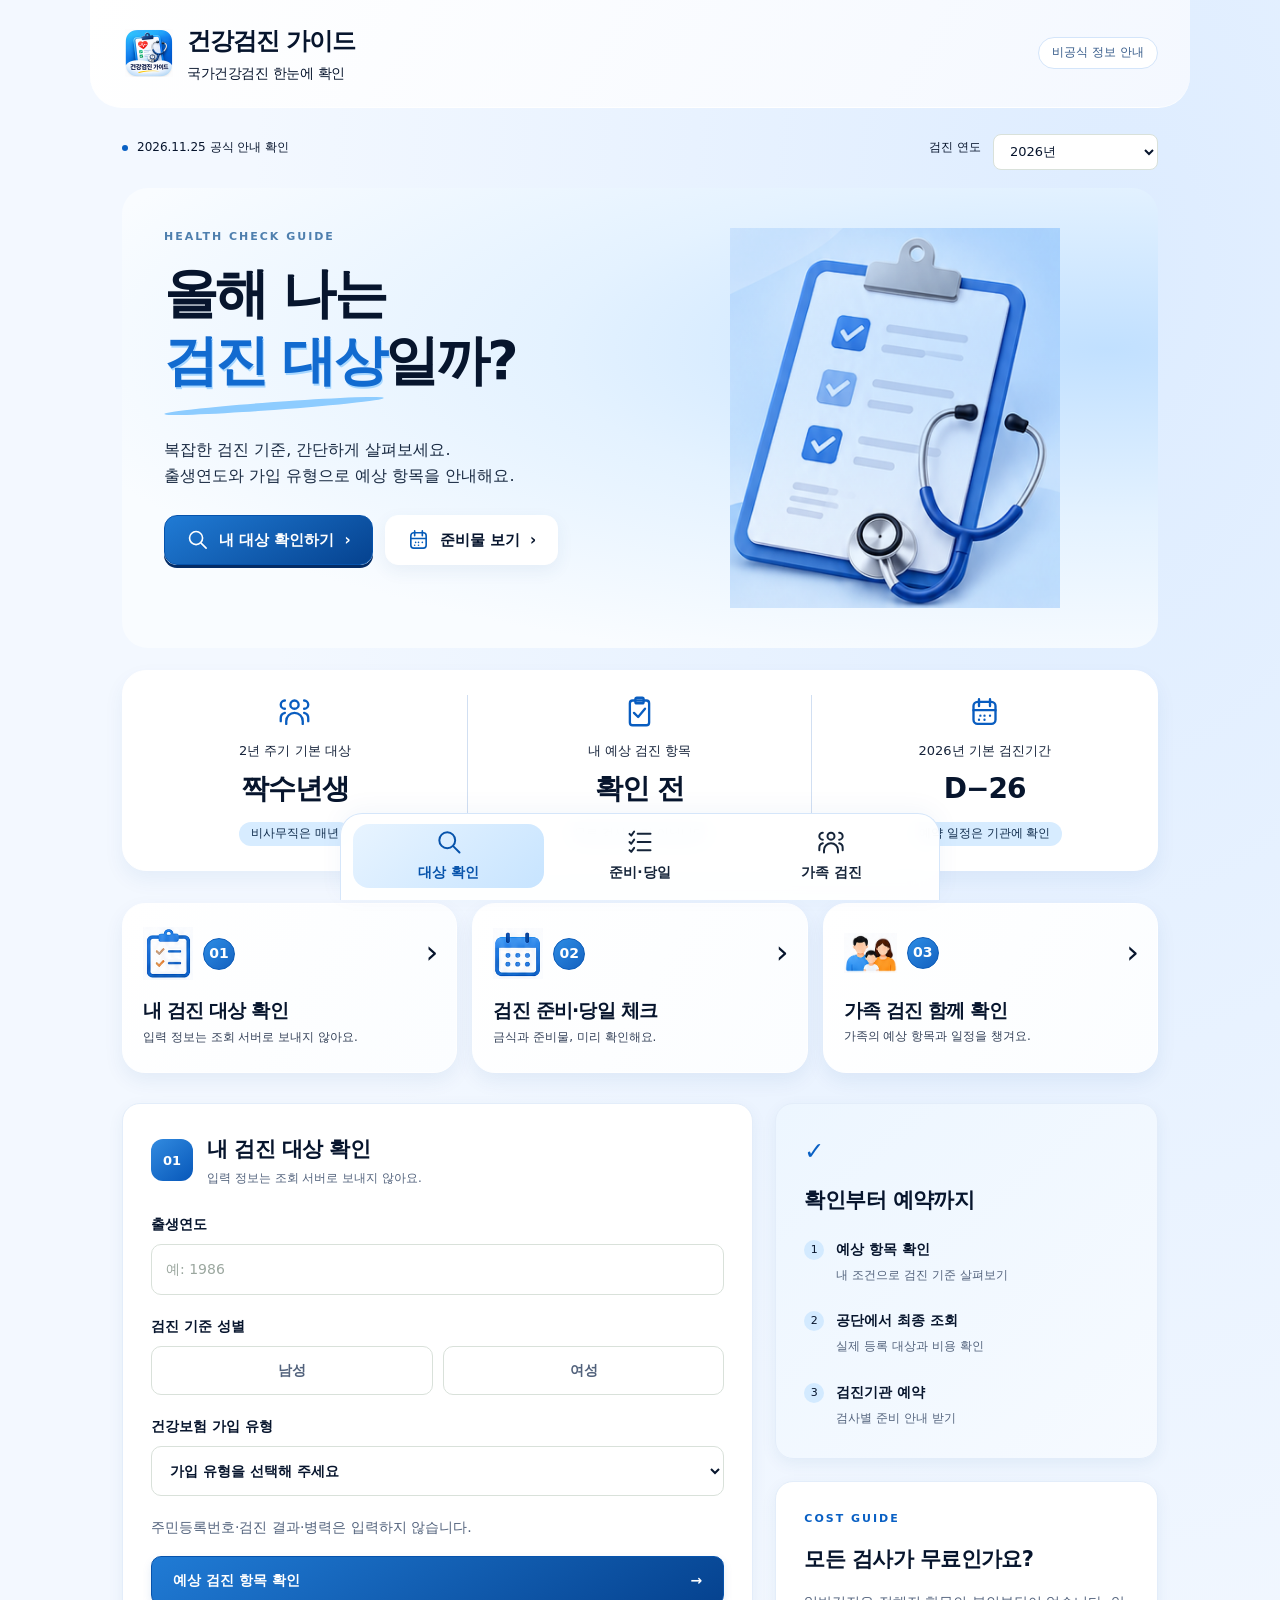
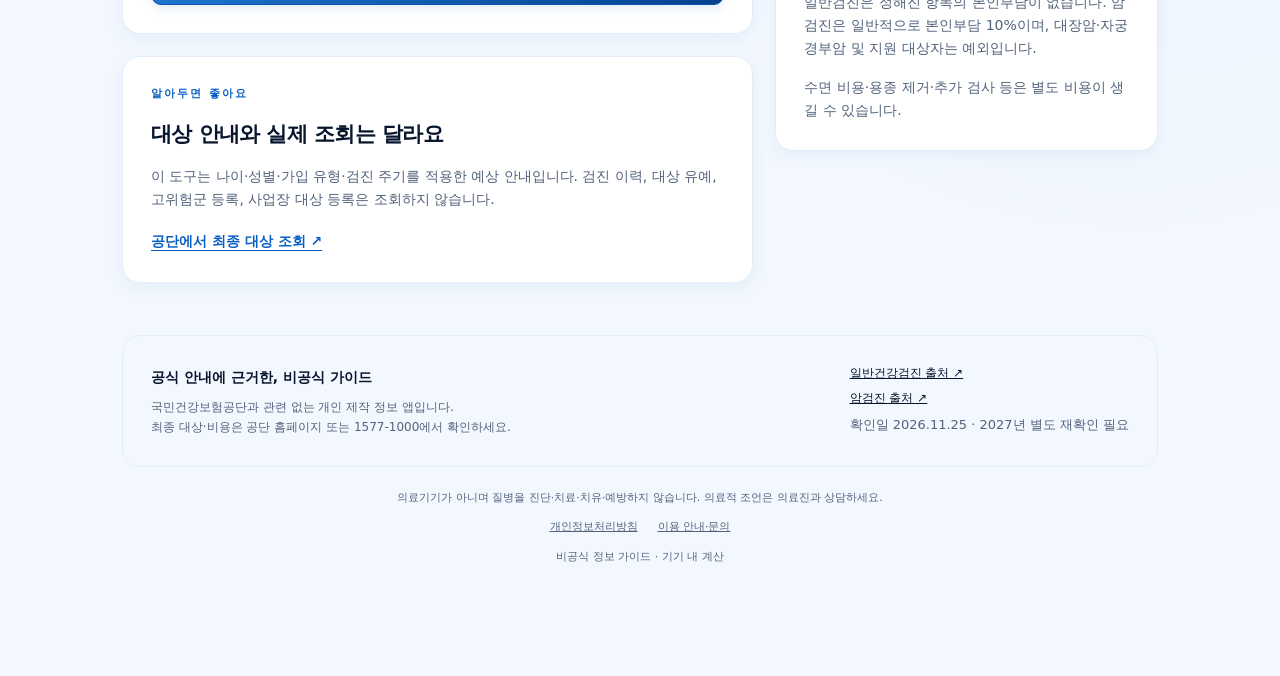
<file: index.html>
<!doctype html><html lang="ko"><head>
<meta http-equiv="Content-Security-Policy" content="default-src 'self'; script-src 'self'; style-src 'self' 'unsafe-inline'; img-src 'self' data:; connect-src 'self'; object-src 'none'; base-uri 'self'; form-action 'none'"><meta charset="utf-8"><meta name="viewport" content="width=device-width, initial-scale=1, viewport-fit=cover"><title>건강검진 대상 확인 | 국가검진 안내</title><meta name="description" content="출생연도와 가입 유형으로 국가건강검진 예상 대상을 확인하고 준비물과 가족 검진 일정을 관리하세요. 공단과 무관한 비공식 안내입니다."><meta property="og:title" content="건강검진 대상 확인"><meta property="og:description" content="나와 가족의 검진, 놓치지 않도록."><meta property="og:image" content="/social.svg"><meta name="theme-color" content="#1264c4"><link rel="icon" href="/assets/favicon-32.png" type="image/png" sizes="32x32"><link rel="icon" href="/assets/app-icon-192.png" type="image/png" sizes="192x192"><link rel="apple-touch-icon" href="/assets/apple-touch-icon.png"><link rel="manifest" href="/manifest.webmanifest"><link rel="stylesheet" href="/style.css"><script type="module" src="/app.js"></script><script type="module" src="/native-ads.js"></script></head><body><a class="skip" href="#main">본문 바로가기</a><header class="top"><a class="brand" href="#check"><img class="brand-mark" src="/assets/app-icon-192.png" alt=""><span>건강검진 가이드<small>국가건강검진 한눈에 확인</small></span></a><span class="private-label">비공식 정보 안내</span></header><main id="main"><div id="load-error" role="alert" hidden>기준 정보를 불러오지 못했습니다. 연결을 확인한 뒤 새로고침해 주세요.</div><div class="yearbar"><span class="dot"></span><span>2026.11.25 공식 안내 확인</span><label>검진 연도 <select id="year" aria-label="검진 연도"><option value="2026">2026년</option><option value="2027">2027년 미리보기</option></select></label></div><div id="preview-note" class="notice amber" hidden>2027년 미리보기 · 2026년 확인 규칙을 적용한 예상입니다. 2027년 확정 안내가 아닙니다.</div><section id="check" class="panel"><div class="hero"><div><span class="eyebrow">HEALTH CHECK GUIDE</span><h1>올해 나는<br><em>검진 대상</em>일까?</h1><p>복잡한 검진 기준, 간단하게 살펴보세요.<br>출생연도와 가입 유형으로 예상 항목을 안내해요.</p><div class="actions"><a class="primary" href="#check-form"><svg viewBox="0 0 24 24" fill="none" stroke="currentColor" stroke-width="1.7" stroke-linecap="round" stroke-linejoin="round" aria-hidden="true"><circle cx="10.5" cy="10.5" r="6.8"/><path d="m16 16 5 5"/></svg>내 대상 확인하기 <span>›</span></a><button class="secondary" data-tab="prepare"><svg viewBox="0 0 24 24" fill="none" stroke="currentColor" stroke-width="1.7" stroke-linecap="round" stroke-linejoin="round" aria-hidden="true"><rect x="4" y="5" width="16" height="16" rx="3"/><path d="M8 3v5m8-5v5M4 11h16m-11 4h.01M12 15h.01M16 15h.01M8 18h.01M12 18h.01"/></svg>준비물 보기 <span>›</span></button></div></div><div class="hero-art" aria-hidden="true"><img src="/assets/checkup-illustration.png" alt="" width="360" height="415"></div></div><div class="stats"><article><svg viewBox="0 0 24 24" fill="none" stroke="currentColor" stroke-width="1.7" stroke-linecap="round" stroke-linejoin="round" aria-hidden="true"><circle cx="12" cy="7" r="3"/><path d="M6 21v-2a6 6 0 0 1 12 0v2M5 4a3 3 0 0 0 0 6m14-6a3 3 0 0 1 0 6M2 19v-2a4 4 0 0 1 3-4m17 6v-2a4 4 0 0 0-3-4"/></svg><span>2년 주기 기본 대상</span><strong id="parity">짝수년생</strong><small>비사무직은 매년</small></article><article><svg viewBox="0 0 24 24" fill="none" stroke="currentColor" stroke-width="1.7" stroke-linecap="round" stroke-linejoin="round" aria-hidden="true"><rect x="5" y="4" width="14" height="18" rx="2"/><rect x="9" y="2" width="6" height="4" rx="1"/><path d="m8 13 3 3 5-6"/></svg><span>내 예상 검진 항목</span><strong id="count">확인 전</strong><small>무료 검사 수가 아닙니다</small></article><article><svg viewBox="0 0 24 24" fill="none" stroke="currentColor" stroke-width="1.7" stroke-linecap="round" stroke-linejoin="round" aria-hidden="true"><rect x="4" y="5" width="16" height="16" rx="3"/><path d="M8 3v5m8-5v5M4 11h16m-11 4h.01M12 15h.01M16 15h.01M8 18h.01M12 18h.01"/></svg><span id="deadline-label">올해 기본 검진기간</span><strong id="deadline">12월 31일</strong><small id="deadline-small">예약 일정은 기관에 확인</small></article></div><div class="quick-actions" aria-label="검진 기능 바로가기"><a class="quick-card" href="#check-form"><img src="/assets/card-check.png" alt=""><span class="quick-number">01</span><span><b>내 검진 대상 확인</b><small>입력 정보는 조회 서버로 보내지 않아요.</small></span><i aria-hidden="true">›</i></a><button class="quick-card" data-tab="prepare"><img src="/assets/card-calendar.png" alt=""><span class="quick-number">02</span><span><b>검진 준비·당일 체크</b><small>금식과 준비물, 미리 확인해요.</small></span><i aria-hidden="true">›</i></button><button class="quick-card" data-tab="family"><img src="/assets/card-family.png" alt=""><span class="quick-number">03</span><span><b>가족 검진 함께 확인</b><small>가족의 예상 항목과 일정을 챙겨요.</small></span><i aria-hidden="true">›</i></button></div><div class="content-grid"><div><section class="card form-card"><div class="section-title"><span class="step">01</span><div><h2>내 검진 대상 확인</h2><p>입력 정보는 조회 서버로 보내지 않아요.</p></div></div><form id="check-form"><label>출생연도<input id="birth" name="birth" type="number" inputmode="numeric" min="1900" max="2027" placeholder="예: 1986" required></label><fieldset><legend>검진 기준 성별</legend><div class="segmented"><label><input type="radio" name="sex" value="male" required><span>남성</span></label><label><input type="radio" name="sex" value="female" required><span>여성</span></label></div></fieldset><label>건강보험 가입 유형<select name="type" required><option value="">가입 유형을 선택해 주세요</option><option value="office">직장가입자 · 사무직</option><option value="worker">직장가입자 · 비사무직</option><option value="head">지역가입자 · 세대주</option><option value="member">지역가입자 · 세대원</option><option value="dependent">직장가입자 · 피부양자</option><option value="medical">의료급여 수급권자</option></select></label><p class="hint">주민등록번호·검진 결과·병력은 입력하지 않습니다.</p><button class="primary wide" type="submit">예상 검진 항목 확인 <span>→</span></button></form><div id="result" aria-live="polite"></div></section><section class="card"><span class="eyebrow">알아두면 좋아요</span><h2>대상 안내와 실제 조회는 달라요</h2><p>이 도구는 나이·성별·가입 유형·검진 주기를 적용한 예상 안내입니다. 검진 이력, 대상 유예, 고위험군 등록, 사업장 대상 등록은 조회하지 않습니다.</p><a class="text-link" id="target-link" target="_blank" rel="noopener noreferrer">공단에서 최종 대상 조회 ↗</a></section></div><aside><section class="card tinted"><div class="mini-icon">✓</div><h2>확인부터 예약까지</h2><ol class="steps"><li><b>예상 항목 확인</b><span>내 조건으로 검진 기준 살펴보기</span></li><li><b>공단에서 최종 조회</b><span>실제 등록 대상과 비용 확인</span></li><li><b>검진기관 예약</b><span>검사별 준비 안내 받기</span></li></ol></section><section class="card"><span class="eyebrow">COST GUIDE</span><h2>모든 검사가 무료인가요?</h2><p>일반검진은 정해진 항목의 본인부담이 없습니다. 암검진은 일반적으로 본인부담 10%이며, 대장암·자궁경부암 및 지원 대상자는 예외입니다.</p><p class="hint">수면 비용·용종 제거·추가 검사 등은 별도 비용이 생길 수 있습니다.</p></section></aside></div></section><section id="prepare" class="panel" hidden><div class="page-heading"><span class="eyebrow">BEFORE YOUR CHECKUP</span><h1>검진 전, 하나씩<br><em>차근차근 준비해요.</em></h1><p>검사 종류와 복용약에 따라 준비가 달라집니다. 예약한 검진기관 안내를 우선하세요.</p><div class="actions"><button class="primary" data-tab="check">대상 확인</button><a class="secondary" href="#checklist">준비물 체크</a></div></div><div class="stats"><article><span>오후 일반검진 공복</span><strong>최소 8시간</strong><small>기관별 개별 안내 우선</small></article><article><span>꼭 챙길 것</span><strong>신분증</strong><small>검진표·문진표도 확인</small></article><article><span>결과 통보 안내</span><strong>15일 이내</strong><small>검진기관에서 통보</small></article></div><div class="content-grid"><div><section class="card"><h2>01. 금식과 복용약 확인</h2><p>공단은 일반검진 전날 저녁 9시 이후 금식, 당일 물·커피·음식·흡연 등을 삼가도록 안내합니다. 오후 검진은 최소 8시간 이상 공복 안내가 있습니다.</p><div class="notice">약을 임의로 끊지 마세요. 당뇨약·혈압약·항응고제와 물 섭취 여부는 의료진에게 미리 확인하세요. 장정결제 복용 안내는 일반 금식 안내와 다를 수 있습니다.</div></section><section class="card" id="checklist"><h2>02. 잊지 않도록, 준비물 체크</h2><p class="hint">체크한 내용은 이 기기에 저장됩니다.</p><div id="check-items"></div></section><section class="card"><h2>03. 대장내시경 준비 메모</h2><p>국가 대장암 검진은 분변잠혈검사가 먼저입니다. 아래는 내시경이 예정된 경우의 준비 확인 목록이며, 식단·장정결제 처방 일정이 아닙니다.</p><div class="timeline"><div><b>D−3</b><p>기관에서 받은 식단·복용약 안내를 확인해요.</p></div><div><b>D−1</b><p>장정결제 종류와 처방된 복용 시간, 수분 섭취 방법을 확인해요.</p></div><div><b>당일</b><p>기관의 금식·복용 지침을 따르고, 수면 검사라면 귀가 방법을 확인해요.</p></div></div><p class="hint">검사 시각·약제에 따라 일정이 달라 획일적인 복용 시각을 제공하지 않습니다.</p></section></div><aside><section class="card tinted"><h2>결과는 어디서 보나요?</h2><p>검진기관은 검진 완료 후 15일 이내 우편 또는 이메일로 결과를 통보합니다. 공단 홈페이지에서도 반영된 검진 결과를 확인할 수 있습니다.</p><a class="text-link" id="institution-link" target="_blank" rel="noopener noreferrer">공단 검진기관 찾기 ↗</a></section><section class="card"><h2>자주 묻는 질문</h2><details><summary>지난해 검진을 놓쳤어요.</summary><p>공단에 당해 검진 대상 추가 등록을 문의할 수 있습니다. 비용과 등록 가능 여부는 공단에서 확인하세요.</p></details><details><summary>대장내시경은 바로 무료인가요?</summary><p>분변잠혈검사 없이 바로 받은 내시경은 국가검진 비용 지원과 다릅니다. 수면 검사와 용종 제거 등은 추가 비용이 생길 수 있습니다.</p></details><details><summary>2027년 기준은 확정인가요?</summary><p>아닙니다. 현재는 2026년 확인 규칙을 적용한 미리보기입니다. 새 공식 안내 확인 후 갱신해야 합니다.</p></details></section></aside></div></section><section id="family" class="panel" hidden><div class="page-heading"><span class="eyebrow">CARE TOGETHER</span><h1>나만큼 소중한<br><em>가족의 검진도 함께.</em></h1><p>별칭으로 가볍게 기록하고, 검진 예정일을 챙겨요.</p></div><div class="notice">가족 정보는 이 브라우저·앱의 기기 저장소에만 저장됩니다. 가족에게 알리고 동의를 받은 후 별칭을 사용해 주세요. 공용 기기 사용은 피하세요.</div><div class="content-grid"><section class="card"><h2>가족 추가</h2><form id="family-form"><label>별칭<input name="nickname" maxlength="20" placeholder="예: 부모님, 나" required></label><label>출생연도<input name="birth" type="number" min="1900" max="2027" inputmode="numeric" placeholder="예: 1960" required></label><label>검진 기준 성별<select name="sex" required><option value="">선택해 주세요</option><option value="male">남성</option><option value="female">여성</option></select></label><label>가입 유형<select name="type" required><option value="">선택해 주세요</option><option value="office">직장 · 사무직</option><option value="worker">직장 · 비사무직</option><option value="head">지역 · 세대주</option><option value="member">지역 · 세대원</option><option value="dependent">직장 · 피부양자</option><option value="medical">의료급여</option></select></label><label>검진 예정일 (선택)<input name="date" type="date"></label><label class="check-row"><input type="checkbox" name="consent" required> 가족의 동의를 받아 기기에 저장합니다.</label><button class="primary wide">가족 카드 저장 <span>+</span></button></form></section><div><div id="family-list" aria-live="polite"></div><section class="card tinted"><h2>알림은 캘린더로</h2><p>웹에서는 예정일을 저장한 뒤 ‘캘린더 파일’로 기기 캘린더에 추가할 수 있습니다. 웹 파일에는 전날 알림 정보가 포함됩니다. Android에서는 ‘캘린더에 추가’로 일정 작성 화면을 열고 알림을 직접 설정·저장하세요.</p><p class="hint">앱 자체의 백그라운드 푸시 알림은 제공하지 않습니다. 웹 파일에는 가족 별칭을 넣지 않습니다. Android는 캘린더 앱의 일정 작성 화면을 열며 사용자가 직접 저장해야 합니다.</p></section></div></div><button class="danger" id="delete-all">이 기기의 저장 정보 전체 삭제</button></section><section class="sources card"><div><b>공식 안내에 근거한, 비공식 가이드</b><p>국민건강보험공단과 관련 없는 개인 제작 정보 앱입니다.<br>최종 대상·비용은 공단 홈페이지 또는 1577-1000에서 확인하세요.</p></div><div class="source-links"><a id="general-source" target="_blank" rel="noopener noreferrer">일반건강검진 출처 ↗</a><a id="cancer-source" target="_blank" rel="noopener noreferrer">암검진 출처 ↗</a><small>확인일 2026.11.25 · 2027년 별도 재확인 필요</small></div></section><footer><p>의료기기가 아니며 질병을 진단·치료·치유·예방하지 않습니다. 의료적 조언은 의료진과 상담하세요.</p><a href="/privacy.html">개인정보처리방침</a><a href="/terms.html">이용 안내·문의</a><span>비공식 정보 가이드 · 기기 내 계산</span></footer></main><nav class="bottom" aria-label="주요 메뉴"><button data-tab="check" class="active" aria-current="page"><svg viewBox="0 0 24 24" fill="none" stroke="currentColor" stroke-width="1.7" stroke-linecap="round" stroke-linejoin="round" aria-hidden="true"><circle cx="10.5" cy="10.5" r="6.8"/><path d="m16 16 5 5"/></svg>대상 확인</button><button data-tab="prepare"><svg viewBox="0 0 24 24" fill="none" stroke="currentColor" stroke-width="1.7" stroke-linecap="round" stroke-linejoin="round" aria-hidden="true"><path d="m3 5 1.5 1.5L7 3m3 2h11M3 12l1.5 1.5L7 10m3 2h11M3 19l1.5 1.5L7 17m3 2h11"/></svg>준비·당일</button><button data-tab="family"><svg viewBox="0 0 24 24" fill="none" stroke="currentColor" stroke-width="1.7" stroke-linecap="round" stroke-linejoin="round" aria-hidden="true"><circle cx="12" cy="7" r="3"/><path d="M6 21v-2a6 6 0 0 1 12 0v2M5 4a3 3 0 0 0 0 6m14-6a3 3 0 0 1 0 6M2 19v-2a4 4 0 0 1 3-4m17 6v-2a4 4 0 0 0-3-4"/></svg>가족 검진</button></nav><dialog id="confirm-dialog" aria-labelledby="confirm-title"><h2 id="confirm-title">저장 정보 삭제</h2><p id="confirm-message"></p><div class="actions"><button id="confirm-cancel" class="secondary">취소</button><button id="confirm-ok" class="danger">삭제</button></div></dialog><div id="toast" role="status"></div></body></html>
</file>
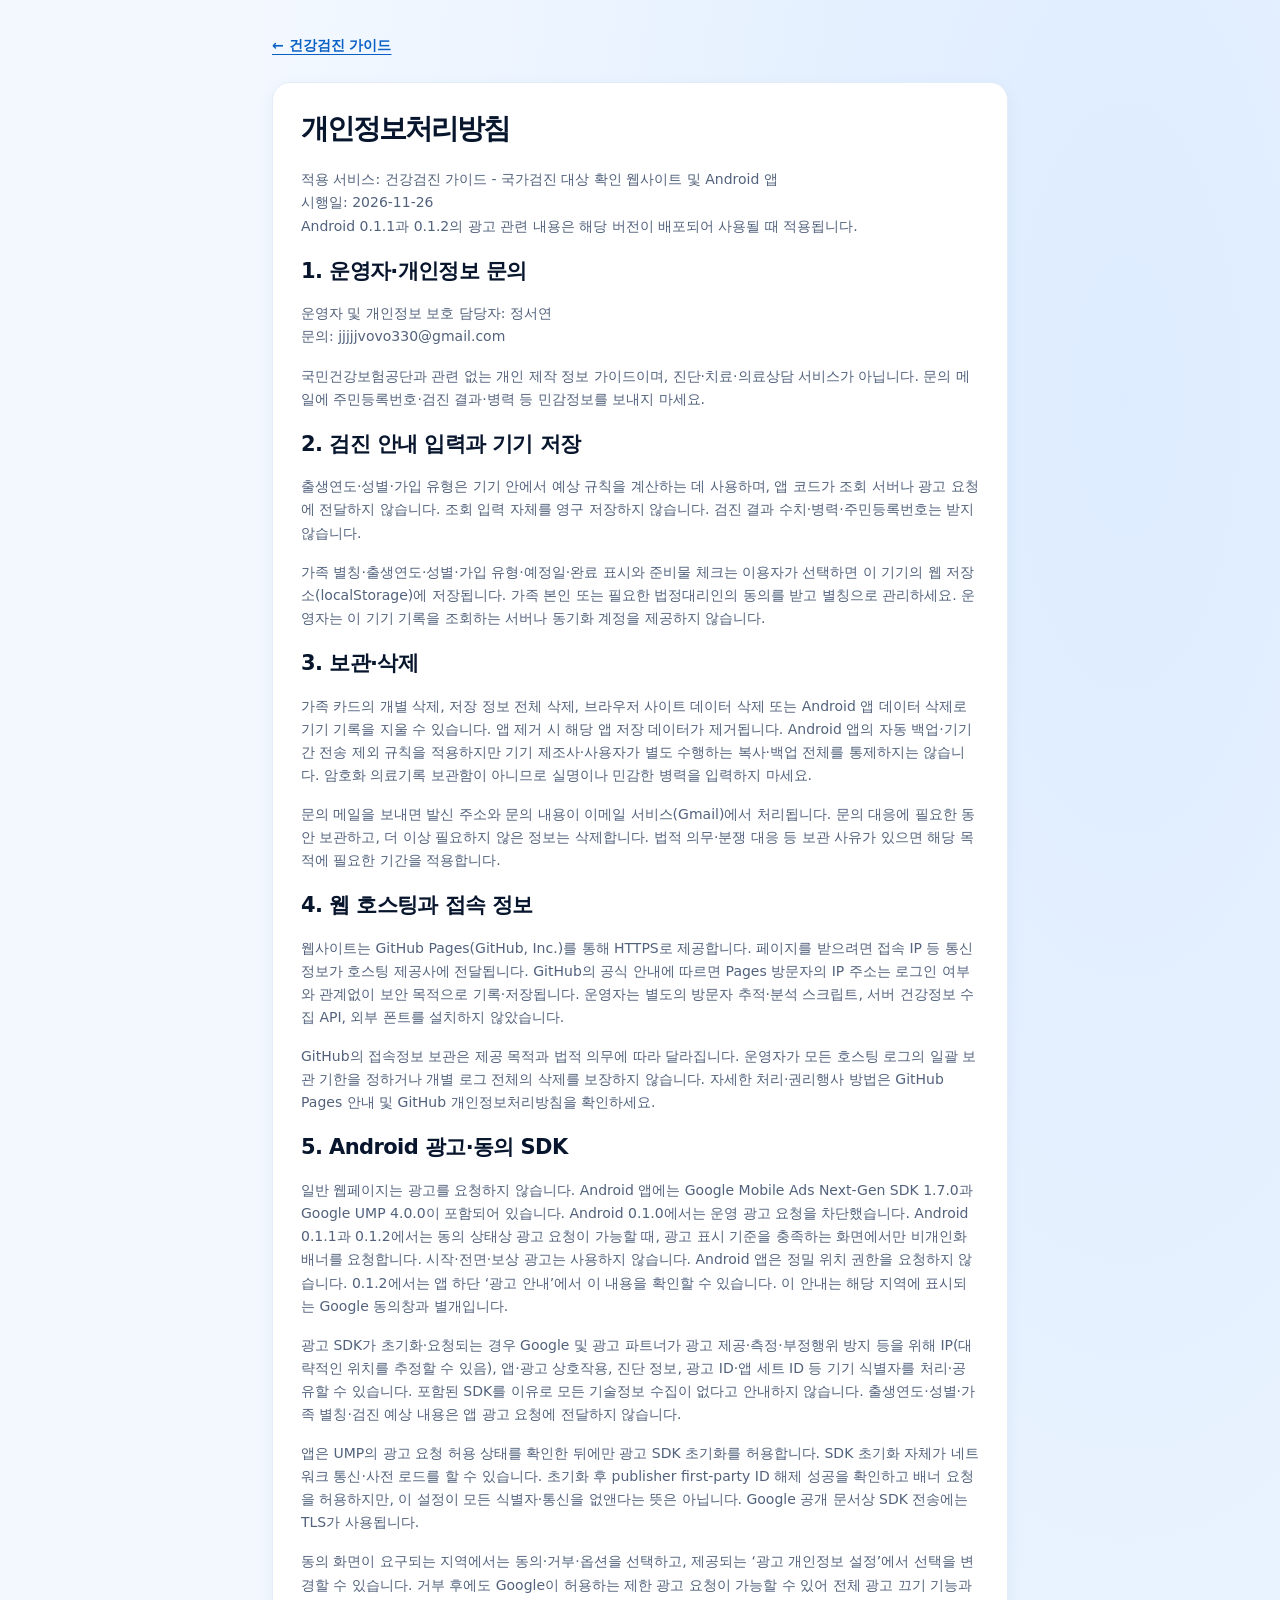
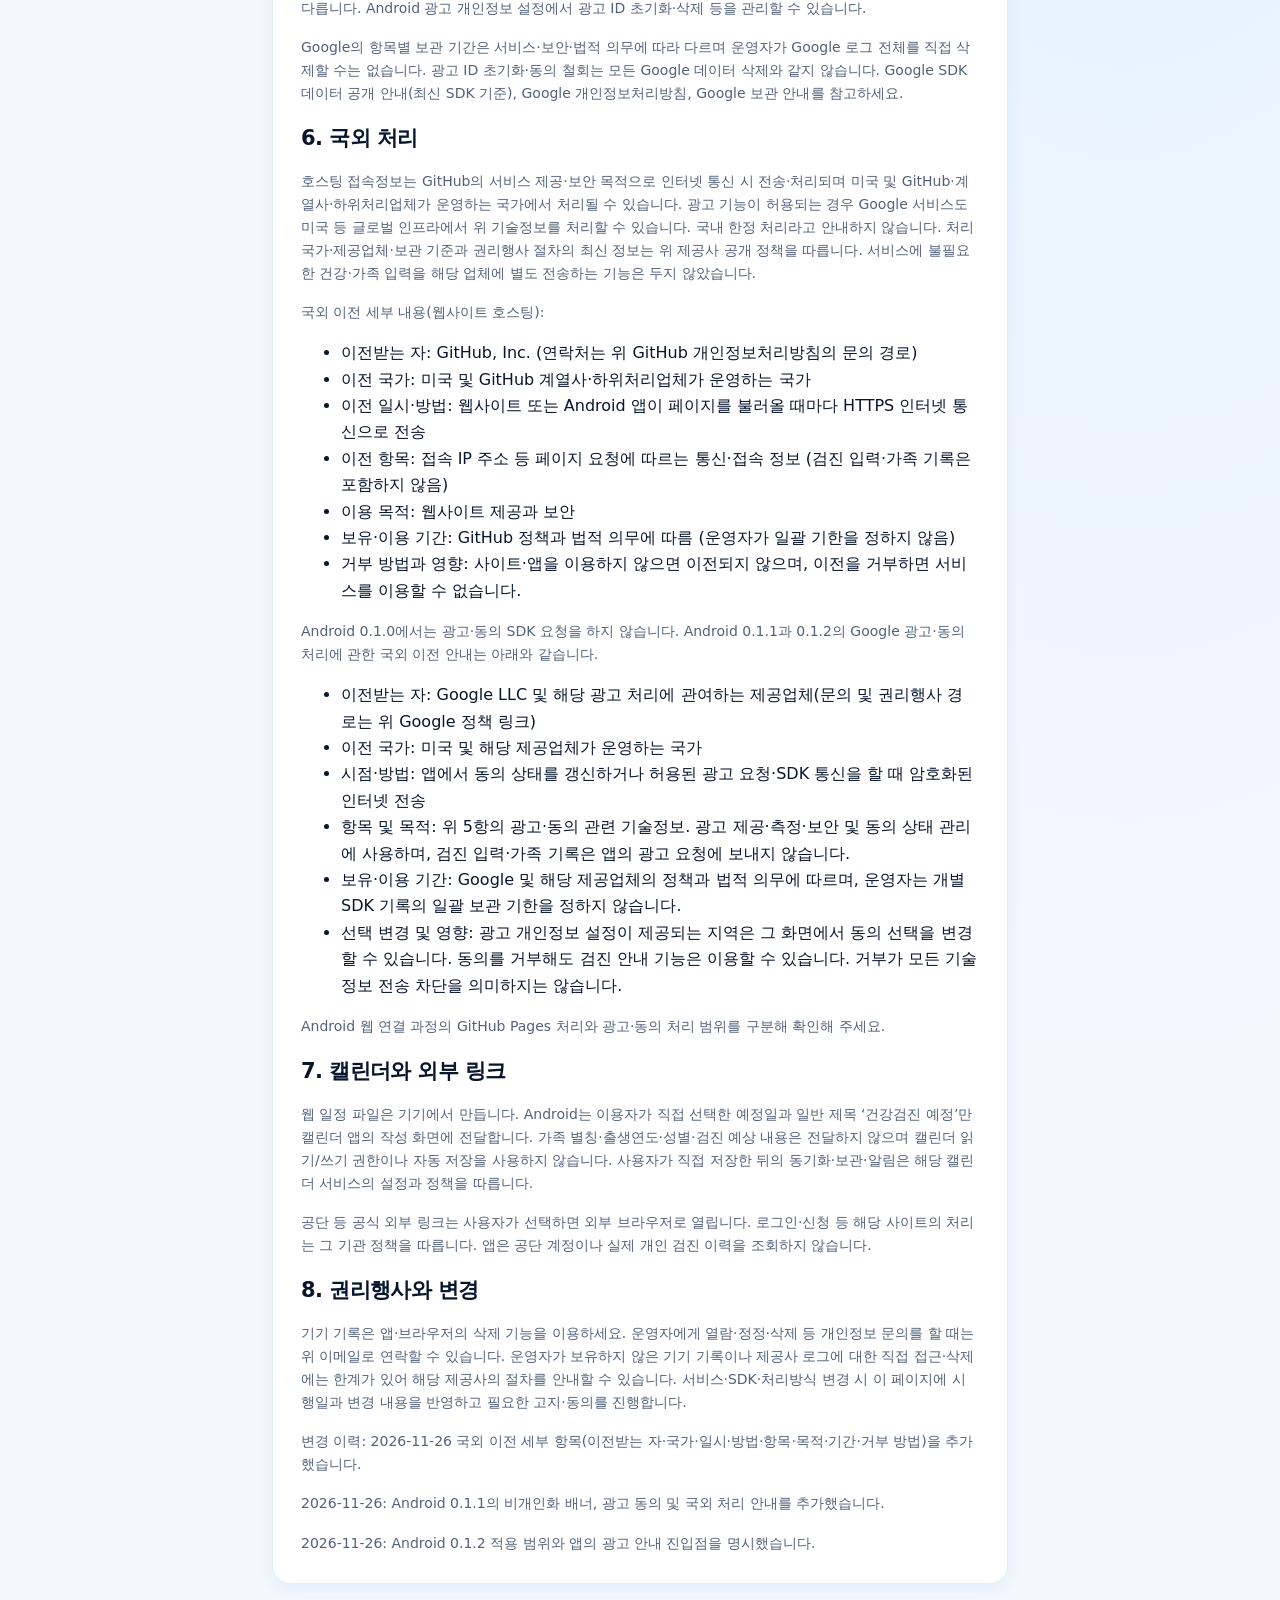
<file: privacy.html>
<!doctype html><html lang="ko"><head><meta charset="utf-8"><meta name="viewport" content="width=device-width,initial-scale=1"><meta http-equiv="Content-Security-Policy" content="default-src 'self'; script-src 'self'; style-src 'self' 'unsafe-inline'; img-src 'self' data:; connect-src 'self'; object-src 'none'; base-uri 'self'; form-action 'none'"><title>개인정보처리방침 | 건강검진 가이드 - 국가검진 대상 확인</title><link rel="stylesheet" href="/style.css"></head><body><main style="padding-top:32px;max-width:800px"><a class="text-link" href="/">← 건강검진 가이드</a><section class="card" style="margin-top:24px"><h1 style="font-size:28px">개인정보처리방침</h1><p>적용 서비스: 건강검진 가이드 - 국가검진 대상 확인 웹사이트 및 Android 앱<br>시행일: 2026-11-26<br>Android 0.1.1과 0.1.2의 광고 관련 내용은 해당 버전이 배포되어 사용될 때 적용됩니다.</p><h2>1. 운영자·개인정보 문의</h2><p>운영자 및 개인정보 보호 담당자: 정서연<br>문의: <a href="mailto:jjjjjvovo330@gmail.com">jjjjjvovo330@gmail.com</a></p><p>국민건강보험공단과 관련 없는 개인 제작 정보 가이드이며, 진단·치료·의료상담 서비스가 아닙니다. 문의 메일에 주민등록번호·검진 결과·병력 등 민감정보를 보내지 마세요.</p><h2>2. 검진 안내 입력과 기기 저장</h2><p>출생연도·성별·가입 유형은 기기 안에서 예상 규칙을 계산하는 데 사용하며, 앱 코드가 조회 서버나 광고 요청에 전달하지 않습니다. 조회 입력 자체를 영구 저장하지 않습니다. 검진 결과 수치·병력·주민등록번호는 받지 않습니다.</p><p>가족 별칭·출생연도·성별·가입 유형·예정일·완료 표시와 준비물 체크는 이용자가 선택하면 이 기기의 웹 저장소(localStorage)에 저장됩니다. 가족 본인 또는 필요한 법정대리인의 동의를 받고 별칭으로 관리하세요. 운영자는 이 기기 기록을 조회하는 서버나 동기화 계정을 제공하지 않습니다.</p><h2>3. 보관·삭제</h2><p>가족 카드의 개별 삭제, 저장 정보 전체 삭제, 브라우저 사이트 데이터 삭제 또는 Android 앱 데이터 삭제로 기기 기록을 지울 수 있습니다. 앱 제거 시 해당 앱 저장 데이터가 제거됩니다. Android 앱의 자동 백업·기기간 전송 제외 규칙을 적용하지만 기기 제조사·사용자가 별도 수행하는 복사·백업 전체를 통제하지는 않습니다. 암호화 의료기록 보관함이 아니므로 실명이나 민감한 병력을 입력하지 마세요.</p><p>문의 메일을 보내면 발신 주소와 문의 내용이 이메일 서비스(Gmail)에서 처리됩니다. 문의 대응에 필요한 동안 보관하고, 더 이상 필요하지 않은 정보는 삭제합니다. 법적 의무·분쟁 대응 등 보관 사유가 있으면 해당 목적에 필요한 기간을 적용합니다.</p><h2>4. 웹 호스팅과 접속 정보</h2><p>웹사이트는 GitHub Pages(GitHub, Inc.)를 통해 HTTPS로 제공합니다. 페이지를 받으려면 접속 IP 등 통신 정보가 호스팅 제공사에 전달됩니다. GitHub의 공식 안내에 따르면 Pages 방문자의 IP 주소는 로그인 여부와 관계없이 보안 목적으로 기록·저장됩니다. 운영자는 별도의 방문자 추적·분석 스크립트, 서버 건강정보 수집 API, 외부 폰트를 설치하지 않았습니다.</p><p>GitHub의 접속정보 보관은 제공 목적과 법적 의무에 따라 달라집니다. 운영자가 모든 호스팅 로그의 일괄 보관 기한을 정하거나 개별 로그 전체의 삭제를 보장하지 않습니다. 자세한 처리·권리행사 방법은 <a href="https://docs.github.com/en/pages/getting-started-with-github-pages/what-is-github-pages" target="_blank" rel="noopener noreferrer">GitHub Pages 안내</a> 및 <a href="https://docs.github.com/en/site-policy/privacy-policies/github-general-privacy-statement" target="_blank" rel="noopener noreferrer">GitHub 개인정보처리방침</a>을 확인하세요.</p><h2>5. Android 광고·동의 SDK</h2><p>일반 웹페이지는 광고를 요청하지 않습니다. Android 앱에는 Google Mobile Ads Next-Gen SDK 1.7.0과 Google UMP 4.0.0이 포함되어 있습니다. Android 0.1.0에서는 운영 광고 요청을 차단했습니다. Android 0.1.1과 0.1.2에서는 동의 상태상 광고 요청이 가능할 때, 광고 표시 기준을 충족하는 화면에서만 비개인화 배너를 요청합니다. 시작·전면·보상 광고는 사용하지 않습니다. Android 앱은 정밀 위치 권한을 요청하지 않습니다. 0.1.2에서는 앱 하단 ‘광고 안내’에서 이 내용을 확인할 수 있습니다. 이 안내는 해당 지역에 표시되는 Google 동의창과 별개입니다.</p><p>광고 SDK가 초기화·요청되는 경우 Google 및 광고 파트너가 광고 제공·측정·부정행위 방지 등을 위해 IP(대략적인 위치를 추정할 수 있음), 앱·광고 상호작용, 진단 정보, 광고 ID·앱 세트 ID 등 기기 식별자를 처리·공유할 수 있습니다. 포함된 SDK를 이유로 모든 기술정보 수집이 없다고 안내하지 않습니다. 출생연도·성별·가족 별칭·검진 예상 내용은 앱 광고 요청에 전달하지 않습니다.</p><p>앱은 UMP의 광고 요청 허용 상태를 확인한 뒤에만 광고 SDK 초기화를 허용합니다. SDK 초기화 자체가 네트워크 통신·사전 로드를 할 수 있습니다. 초기화 후 publisher first-party ID 해제 성공을 확인하고 배너 요청을 허용하지만, 이 설정이 모든 식별자·통신을 없앤다는 뜻은 아닙니다. Google 공개 문서상 SDK 전송에는 TLS가 사용됩니다.</p><p>동의 화면이 요구되는 지역에서는 동의·거부·옵션을 선택하고, 제공되는 ‘광고 개인정보 설정’에서 선택을 변경할 수 있습니다. 거부 후에도 Google이 허용하는 제한 광고 요청이 가능할 수 있어 전체 광고 끄기 기능과 다릅니다. Android 광고 개인정보 설정에서 광고 ID 초기화·삭제 등을 관리할 수 있습니다.</p><p>Google의 항목별 보관 기간은 서비스·보안·법적 의무에 따라 다르며 운영자가 Google 로그 전체를 직접 삭제할 수는 없습니다. 광고 ID 초기화·동의 철회는 모든 Google 데이터 삭제와 같지 않습니다. <a href="https://developers.google.com/admob/android/next-gen/privacy/play-data-disclosure" target="_blank" rel="noopener noreferrer">Google SDK 데이터 공개 안내(최신 SDK 기준)</a>, <a href="https://policies.google.com/privacy" target="_blank" rel="noopener noreferrer">Google 개인정보처리방침</a>, <a href="https://privacy.google.com/businesses/retention/" target="_blank" rel="noopener noreferrer">Google 보관 안내</a>를 참고하세요.</p><h2>6. 국외 처리</h2><p>호스팅 접속정보는 GitHub의 서비스 제공·보안 목적으로 인터넷 통신 시 전송·처리되며 미국 및 GitHub·계열사·하위처리업체가 운영하는 국가에서 처리될 수 있습니다. 광고 기능이 허용되는 경우 Google 서비스도 미국 등 글로벌 인프라에서 위 기술정보를 처리할 수 있습니다. 국내 한정 처리라고 안내하지 않습니다. 처리국가·제공업체·보관 기준과 권리행사 절차의 최신 정보는 위 제공사 공개 정책을 따릅니다. 서비스에 불필요한 건강·가족 입력을 해당 업체에 별도 전송하는 기능은 두지 않았습니다.</p><p>국외 이전 세부 내용(웹사이트 호스팅):</p><ul><li>이전받는 자: GitHub, Inc. (연락처는 위 GitHub 개인정보처리방침의 문의 경로)</li><li>이전 국가: 미국 및 GitHub 계열사·하위처리업체가 운영하는 국가</li><li>이전 일시·방법: 웹사이트 또는 Android 앱이 페이지를 불러올 때마다 HTTPS 인터넷 통신으로 전송</li><li>이전 항목: 접속 IP 주소 등 페이지 요청에 따르는 통신·접속 정보 (검진 입력·가족 기록은 포함하지 않음)</li><li>이용 목적: 웹사이트 제공과 보안</li><li>보유·이용 기간: GitHub 정책과 법적 의무에 따름 (운영자가 일괄 기한을 정하지 않음)</li><li>거부 방법과 영향: 사이트·앱을 이용하지 않으면 이전되지 않으며, 이전을 거부하면 서비스를 이용할 수 없습니다.</li></ul><p>Android 0.1.0에서는 광고·동의 SDK 요청을 하지 않습니다. Android 0.1.1과 0.1.2의 Google 광고·동의 처리에 관한 국외 이전 안내는 아래와 같습니다.</p><ul><li>이전받는 자: Google LLC 및 해당 광고 처리에 관여하는 제공업체(문의 및 권리행사 경로는 위 Google 정책 링크)</li><li>이전 국가: 미국 및 해당 제공업체가 운영하는 국가</li><li>시점·방법: 앱에서 동의 상태를 갱신하거나 허용된 광고 요청·SDK 통신을 할 때 암호화된 인터넷 전송</li><li>항목 및 목적: 위 5항의 광고·동의 관련 기술정보. 광고 제공·측정·보안 및 동의 상태 관리에 사용하며, 검진 입력·가족 기록은 앱의 광고 요청에 보내지 않습니다.</li><li>보유·이용 기간: Google 및 해당 제공업체의 정책과 법적 의무에 따르며, 운영자는 개별 SDK 기록의 일괄 보관 기한을 정하지 않습니다.</li><li>선택 변경 및 영향: 광고 개인정보 설정이 제공되는 지역은 그 화면에서 동의 선택을 변경할 수 있습니다. 동의를 거부해도 검진 안내 기능은 이용할 수 있습니다. 거부가 모든 기술정보 전송 차단을 의미하지는 않습니다.</li></ul><p>Android 웹 연결 과정의 GitHub Pages 처리와 광고·동의 처리 범위를 구분해 확인해 주세요.</p><h2>7. 캘린더와 외부 링크</h2><p>웹 일정 파일은 기기에서 만듭니다. Android는 이용자가 직접 선택한 예정일과 일반 제목 ‘건강검진 예정’만 캘린더 앱의 작성 화면에 전달합니다. 가족 별칭·출생연도·성별·검진 예상 내용은 전달하지 않으며 캘린더 읽기/쓰기 권한이나 자동 저장을 사용하지 않습니다. 사용자가 직접 저장한 뒤의 동기화·보관·알림은 해당 캘린더 서비스의 설정과 정책을 따릅니다.</p><p>공단 등 공식 외부 링크는 사용자가 선택하면 외부 브라우저로 열립니다. 로그인·신청 등 해당 사이트의 처리는 그 기관 정책을 따릅니다. 앱은 공단 계정이나 실제 개인 검진 이력을 조회하지 않습니다.</p><h2>8. 권리행사와 변경</h2><p>기기 기록은 앱·브라우저의 삭제 기능을 이용하세요. 운영자에게 열람·정정·삭제 등 개인정보 문의를 할 때는 위 이메일로 연락할 수 있습니다. 운영자가 보유하지 않은 기기 기록이나 제공사 로그에 대한 직접 접근·삭제에는 한계가 있어 해당 제공사의 절차를 안내할 수 있습니다. 서비스·SDK·처리방식 변경 시 이 페이지에 시행일과 변경 내용을 반영하고 필요한 고지·동의를 진행합니다.</p><p class="hint">변경 이력: 2026-11-26 국외 이전 세부 항목(이전받는 자·국가·일시·방법·항목·목적·기간·거부 방법)을 추가했습니다.</p><p class="hint">2026-11-26: Android 0.1.1의 비개인화 배너, 광고 동의 및 국외 처리 안내를 추가했습니다.</p><p class="hint">2026-11-26: Android 0.1.2 적용 범위와 앱의 광고 안내 진입점을 명시했습니다.</p></section></main></body></html>
</file>
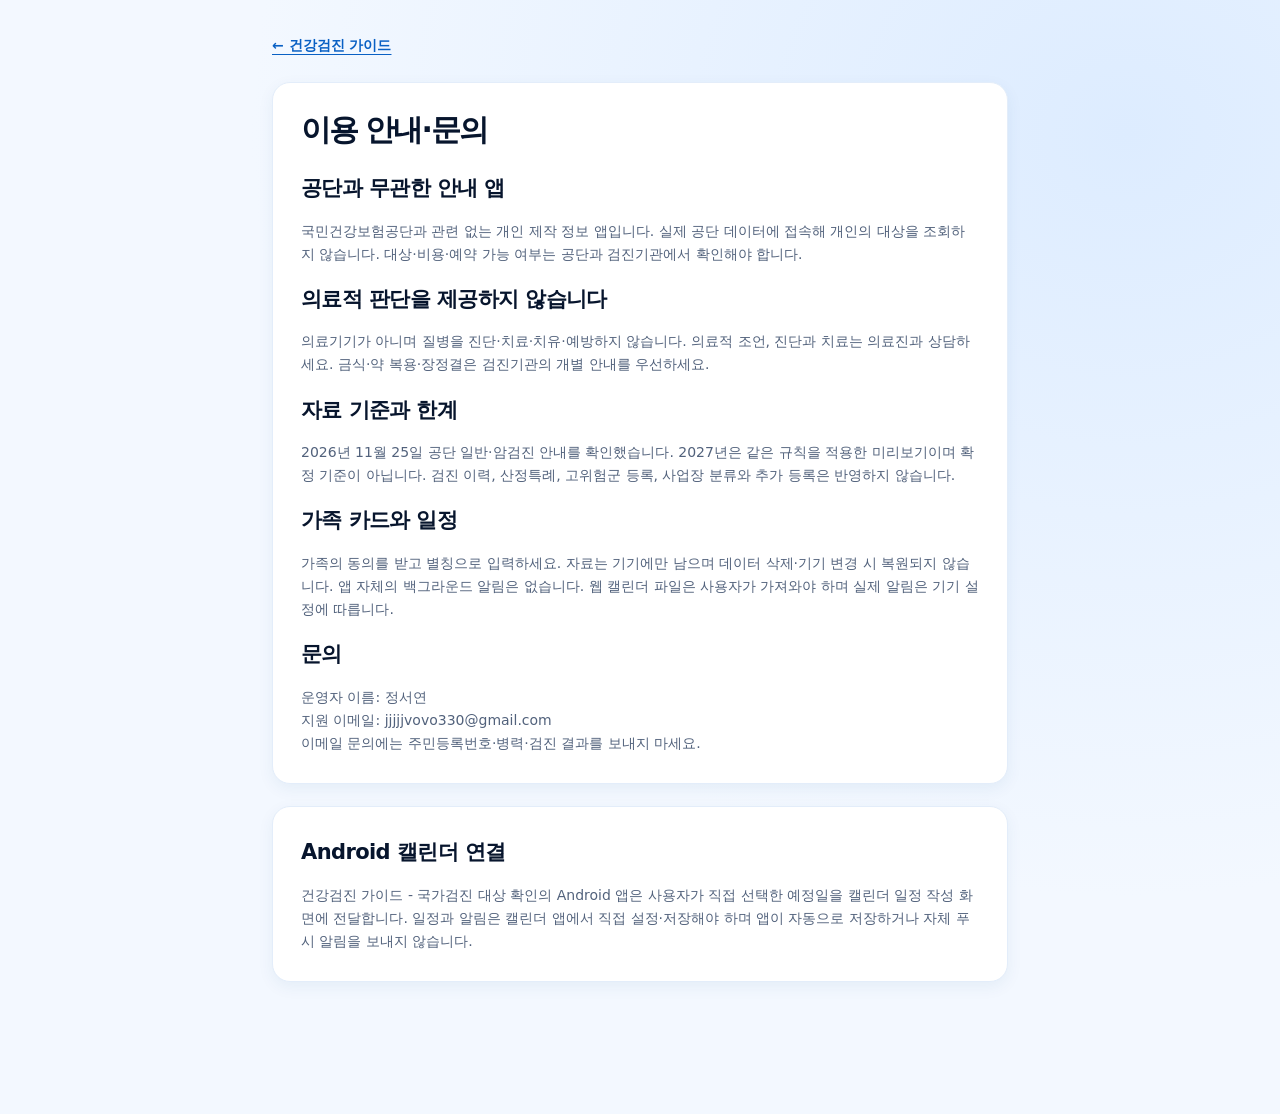
<file: terms.html>
<!doctype html><html lang="ko"><head><meta charset="utf-8"><meta name="viewport" content="width=device-width,initial-scale=1"><meta http-equiv="Content-Security-Policy" content="default-src 'self'; script-src 'self'; style-src 'self' 'unsafe-inline'; img-src 'self' data:; connect-src 'self'; object-src 'none'; base-uri 'self'; form-action 'none'"><title>이용 안내·문의 | 건강검진 가이드</title><link rel="stylesheet" href="/style.css"></head><body><main style="padding-top:32px;max-width:800px"><a class="text-link" href="/">← 건강검진 가이드</a><section class="card" style="margin-top:24px"><h1 style="font-size:30px">이용 안내·문의</h1><h2>공단과 무관한 안내 앱</h2><p>국민건강보험공단과 관련 없는 개인 제작 정보 앱입니다. 실제 공단 데이터에 접속해 개인의 대상을 조회하지 않습니다. 대상·비용·예약 가능 여부는 공단과 검진기관에서 확인해야 합니다.</p><h2>의료적 판단을 제공하지 않습니다</h2><p>의료기기가 아니며 질병을 진단·치료·치유·예방하지 않습니다. 의료적 조언, 진단과 치료는 의료진과 상담하세요. 금식·약 복용·장정결은 검진기관의 개별 안내를 우선하세요.</p><h2>자료 기준과 한계</h2><p>2026년 11월 25일 공단 일반·암검진 안내를 확인했습니다. 2027년은 같은 규칙을 적용한 미리보기이며 확정 기준이 아닙니다. 검진 이력, 산정특례, 고위험군 등록, 사업장 분류와 추가 등록은 반영하지 않습니다.</p><h2>가족 카드와 일정</h2><p>가족의 동의를 받고 별칭으로 입력하세요. 자료는 기기에만 남으며 데이터 삭제·기기 변경 시 복원되지 않습니다. 앱 자체의 백그라운드 알림은 없습니다. 웹 캘린더 파일은 사용자가 가져와야 하며 실제 알림은 기기 설정에 따릅니다.</p><h2>문의</h2><p>운영자 이름: 정서연<br>지원 이메일: <a href="mailto:jjjjjvovo330@gmail.com">jjjjjvovo330@gmail.com</a><br>이메일 문의에는 주민등록번호·병력·검진 결과를 보내지 마세요.</p></section><section class="card"><h2>Android 캘린더 연결</h2><p>건강검진 가이드 - 국가검진 대상 확인의 Android 앱은 사용자가 직접 선택한 예정일을 캘린더 일정 작성 화면에 전달합니다. 일정과 알림은 캘린더 앱에서 직접 설정·저장해야 하며 앱이 자동으로 저장하거나 자체 푸시 알림을 보내지 않습니다.</p></section></main></body></html>
</file>
<file: style.css>
:root{--green:#176650;--deep:#164a3e;--mint:#eaf3ec;--ink:#203d35;--muted:#66766f;--line:#dfe7e1}*{box-sizing:border-box}body{margin:0;background:#f7f9f6;color:var(--ink);font-family:system-ui,-apple-system,'Malgun Gothic',sans-serif;font-size:16px;line-height:1.65}a{color:inherit;text-decoration:none}button,input,select{font:inherit}button,a,input,select,summary{-webkit-tap-highlight-color:transparent}button,a{touch-action:manipulation}button{cursor:pointer}button:focus-visible,a:focus-visible,input:focus-visible,select:focus-visible,summary:focus-visible{outline:3px solid #d59538;outline-offset:4px}button{border:0}h1,h2,p{margin-top:0}h1{font-size:50px;line-height:1.25;letter-spacing:-2px;margin-bottom:22px;font-weight:750}h2{font-size:21px;letter-spacing:-.6px;margin-bottom:14px}p{color:var(--muted)}em{font-style:normal;color:var(--green)}small,.hint{font-size:13px;color:var(--muted)}.top{max-width:1100px;margin:auto;display:flex;justify-content:space-between;align-items:center;padding:26px 32px}.brand{display:flex;gap:12px;align-items:center;font-size:20px;font-weight:700;letter-spacing:-.6px}.brand b{font-weight:400}.brand small{display:block;font-size:11px;font-weight:400;letter-spacing:1px}.logo{width:44px;height:44px;background:var(--green);color:white;display:grid;place-items:center;border-radius:13px;font-size:30px}.private-label{font-size:12px;border:1px solid var(--line);border-radius:25px;padding:5px 13px;color:var(--muted)}main{max-width:1100px;margin:0 auto;padding:0 32px 110px}.yearbar{border-top:1px solid var(--line);display:flex;align-items:center;gap:9px;font-size:12px;padding:18px 0}.dot{width:6px;height:6px;border-radius:50%;background:var(--green)}.yearbar label{margin-left:auto;display:flex;align-items:center;gap:12px;font-size:12px}.yearbar select{width:auto;min-height:36px;padding:5px 28px 5px 12px;font-size:13px;background:white;border-radius:8px}.hero{background:#eaf1e8;border-radius:26px;display:grid;grid-template-columns:1.2fr 1fr;padding:45px 48px 42px;overflow:hidden;min-height:367px;position:relative}.eyebrow{display:block;font-size:11px;font-weight:700;letter-spacing:2px;color:var(--green);margin-bottom:14px}.hero p{font-size:15px;color:#536e61;margin-bottom:25px}.actions{display:flex;gap:10px;align-items:center;flex-wrap:wrap}.primary,.secondary{min-height:48px;display:inline-flex;justify-content:center;align-items:center;gap:28px;padding:12px 21px;border-radius:10px;font-size:14px;font-weight:650}.primary{background:var(--green);color:#fff}.primary:hover{background:#0b503d}.secondary{background:#fff;color:var(--deep);border:1px solid #dae4dc}.hero-art{position:relative;display:grid;place-items:center}.orbit{position:absolute;width:270px;height:270px;border-radius:50%;background:#dbe8d6;box-shadow:0 0 0 25px #e1ecdd}.paper{width:168px;height:214px;background:#fffcf3;border-radius:15px;transform:rotate(-9deg);padding:24px;box-shadow:14px 18px 0 #bfd1bd55;z-index:1}.paper-cross{font-size:30px;line-height:1;color:var(--green);font-weight:900}.paper-line{height:7px;background:#d6e0ce;border-radius:5px;margin-top:12px}.paper-line.short{width:60%;margin:8px 0 21px}.paper-check{display:flex;align-items:center;gap:12px;font-size:18px;color:var(--green);line-height:26px}.paper-check i{width:75px;height:5px;background:#d6e0ce;border-radius:4px}.heart{position:absolute;background:var(--green);color:#fff;border:5px solid #eaf1e8;border-radius:22px;width:77px;height:77px;display:grid;place-items:center;font-size:45px;line-height:1;z-index:2;transform:rotate(10deg);right:35px;bottom:55px}.art-label{position:absolute;bottom:0;font-size:12px;color:#5d7864;letter-spacing:2px}.stats{display:grid;grid-template-columns:repeat(3,1fr);margin:22px 0 32px;background:#fff;border:1px solid var(--line);border-radius:16px;padding:23px 0}.stats article{padding:0 28px;border-right:1px solid var(--line)}.stats article:last-child{border:0}.stats span{display:block;font-size:12px;color:var(--muted)}.stats strong{display:block;font-size:25px;letter-spacing:-1px;margin:2px 0}.stats small{font-size:11px}.content-grid{display:grid;grid-template-columns:minmax(0,1.65fr) minmax(0,1fr);gap:22px}.card{background:#fff;border:1px solid var(--line);border-radius:18px;padding:28px;margin-bottom:22px}.card p{font-size:14px;margin-bottom:16px}.card p:last-child{margin-bottom:0}.section-title{display:flex;gap:14px;margin-bottom:24px;align-items:center}.section-title h2{margin:0}.section-title p{margin:3px 0 0;font-size:12px}.step{background:var(--mint);color:var(--green);border-radius:12px;width:42px;height:42px;display:grid;place-items:center;font-weight:700;font-size:13px}form>label,fieldset{display:block;margin:0 0 20px;font-size:14px;font-weight:600}input:not([type=radio],[type=checkbox]),select{display:block;width:100%;border:1px solid #d9e1da;border-radius:10px;padding:13px 14px;background:#fff;min-height:50px;margin-top:8px;color:var(--ink);min-width:0}input::placeholder{color:#9ba79f;font-weight:400}fieldset{border:0;padding:0}legend{padding:0;margin-bottom:8px}.segmented{display:flex;gap:10px}.segmented label{flex:1;position:relative}.segmented input{position:absolute;opacity:0}.segmented span{display:block;border:1px solid #d9e1da;border-radius:10px;padding:12px;text-align:center;color:var(--muted)}.segmented input:checked+span{background:var(--mint);border:1px solid var(--green);color:var(--green)}.segmented input:focus-visible+span{outline:3px solid #d59538}.wide{width:100%;justify-content:space-between}.tinted{background:#edf3eb}.mini-icon{color:var(--green);font-size:24px;margin-bottom:12px}.steps{list-style:none;padding:0;counter-reset:steps;margin:20px 0 0}.steps li{position:relative;padding:0 0 22px 32px;counter-increment:steps}.steps li:last-child{padding-bottom:0}.steps li:before{content:counter(steps);position:absolute;left:0;top:2px;font-size:11px;width:20px;height:20px;background:#d5e5d8;border-radius:50%;display:grid;place-items:center}.steps b{font-size:14px;display:block}.steps span{font-size:12px;color:var(--muted)}.text-link{color:var(--green);font-weight:650;font-size:14px;text-decoration:underline;text-underline-offset:4px}.notice{padding:16px 18px;background:var(--mint);border:1px solid #d1e1d4;border-radius:12px;font-size:13px;margin-bottom:22px;color:#426252}.amber{background:#fff5dc;border-color:#ead3a3;color:#775d25}.page-heading{padding:35px 0 8px}.page-heading p{max-width:600px}.check-row{display:flex;gap:12px;align-items:flex-start;padding:14px 0;font-size:14px;border-bottom:1px solid var(--line);cursor:pointer}.check-row input{width:19px;height:19px;accent-color:var(--green);flex-shrink:0}.timeline>div{display:flex;gap:22px;border-left:2px solid #cbdace;padding:0 0 20px 20px}.timeline b{font-size:13px;white-space:nowrap;color:var(--green)}.timeline p{margin:0}.sources{margin-top:30px;display:flex;justify-content:space-between;gap:30px;background:transparent}.sources b{font-size:14px}.sources p{font-size:12px;margin:8px 0 0}.source-links{display:flex;flex-direction:column;gap:5px;flex-shrink:0;font-size:12px}.source-links a{text-decoration:underline}footer{text-align:center;font-size:11px;color:var(--muted)}footer p{font-size:11px}footer a{display:inline-block;text-decoration:underline;margin:0 10px}footer>span{display:block;margin-top:12px}.bottom{position:fixed;bottom:0;left:50%;transform:translateX(-50%);background:#fffffff5;border:1px solid var(--line);border-bottom:0;border-radius:18px 18px 0 0;display:flex;width:min(520px,100%);padding:9px 12px max(12px,env(safe-area-inset-bottom));z-index:10;box-shadow:0 -8px 40px #233f3308;backdrop-filter:blur(12px)}.bottom button{flex:1;background:transparent;color:#7a8981;font-size:12px;min-height:52px;border-radius:10px}.bottom button span{display:block;font-size:23px;line-height:27px}.bottom .active{color:var(--green);background:#edf4ed;font-weight:750}.result-head{margin:26px 0 14px;padding-top:22px;border-top:1px solid var(--line)}.result-item{padding:16px 0;border-bottom:1px solid var(--line)}.result-item h3{display:flex;flex-wrap:wrap;justify-content:space-between;gap:8px;font-size:16px;margin:0 0 8px}.result-item p{font-size:13px;margin:6px 0}.badge{font-size:11px;padding:3px 9px;border-radius:6px;background:var(--mint);color:var(--green);font-weight:500}.badge.cycle,.badge.outside{background:#f0f2f0;color:#69766d}.badge.conditional{background:#fff2d8;color:#7a622e}.family-card h3{margin:0;font-size:20px}.family-actions{display:flex;gap:8px;flex-wrap:wrap;margin-top:16px}.family-actions button{min-height:42px;padding:8px 12px;border-radius:8px;background:var(--mint);color:var(--green);font-size:12px}.family-actions button:last-child{background:#f6efeb;color:#915b4c}.danger{background:#fff;color:#a35444;border:1px solid #e2c8c1;padding:12px 18px;border-radius:10px;font-size:13px}details{border-bottom:1px solid var(--line);padding:13px 0;font-size:14px}summary{cursor:pointer}details p{margin-top:12px}.empty{text-align:center;padding:35px 24px}.empty strong{font-size:18px}.empty p{margin:10px 0 0}.skip{position:absolute;top:-100px}.skip:focus{top:0;background:white;z-index:30}.panel[hidden],[hidden]{display:none!important}#toast{position:fixed;left:50%;bottom:95px;transform:translateX(-50%);background:var(--deep);color:#fff;border-radius:10px;z-index:20;padding:10px 18px;font-size:13px;display:none;max-width:90vw}#toast.show{display:block}@media(max-width:720px){.top{padding:18px 20px}.brand{font-size:17px}.brand small{font-size:10px;letter-spacing:0}.logo{width:38px;height:38px}.private-label{font-size:10px;padding:4px 8px}main{padding:0 18px 110px}.yearbar{font-size:10px;gap:6px;flex-wrap:wrap}.yearbar label{gap:7px;font-size:10px}.yearbar select{font-size:11px;padding:4px 6px}.hero{padding:29px 24px;display:block;min-height:0;border-radius:19px}.hero h1{font-size:38px;margin-bottom:16px}.hero p{font-size:13px}.hero-art{position:absolute;width:100px;height:120px;right:14px;top:44px;opacity:.35;pointer-events:none}.orbit{width:90px;height:90px;box-shadow:0 0 0 10px #e1ecdd}.paper{width:70px;height:95px;padding:9px;border-radius:7px}.paper-cross{font-size:20px}.paper-line{height:3px;margin-top:5px}.paper-line.short{margin:4px 0 5px}.paper-check{font-size:10px;line-height:13px;gap:5px}.paper-check i{height:3px;width:30px}.heart{height:32px;width:32px;font-size:20px;right:-3px;bottom:5px;border-width:2px;border-radius:9px}.art-label{display:none}.hero>div:first-child{position:relative;z-index:3}.hero .eyebrow{font-size:9px}.hero .actions{margin-top:23px}.primary,.secondary{font-size:13px;padding:11px 16px;gap:15px}.stats{margin:16px 0 22px;padding:17px 0;border-radius:13px}.stats article{padding:0 11px}.stats span{font-size:10px}.stats strong{font-size:20px}.stats small{font-size:9px;display:block;line-height:1.5}.content-grid{grid-template-columns:1fr;gap:0}.card{padding:23px 20px;border-radius:14px;margin-bottom:17px}h2{font-size:19px}.sources{display:block;margin-top:22px}.source-links{margin-top:16px}.page-heading{padding-top:26px}h1{font-size:34px}.section-title{gap:10px}.section-title h2{font-size:19px}.section-title p{font-size:11px}.notice{font-size:12px}.bottom{border-radius:16px 16px 0 0}}@media(prefers-reduced-motion:no-preference){.panel{animation:appear .2s ease}@keyframes appear{from{opacity:.5;transform:translateY(5px)}to{opacity:1;transform:none}}}
dialog{border:1px solid var(--line);border-radius:18px;padding:26px;max-width:min(90vw,430px);color:var(--ink)}dialog::backdrop{background:#173d3266}dialog p{font-size:14px}
/* User-provided image design, 2026-11-25. Real UI controls retained. */
:root{--green:#0960c4;--deep:#073c80;--mint:#e9f3ff;--ink:#07152d;--muted:#52627c;--line:#dce7f5}body{background:radial-gradient(ellipse at 88% 12%,#ddecff 0,transparent 55%),#f3f8ff;color:var(--ink)}.top{background:linear-gradient(120deg,#fff,#f4f8ff);border-radius:0 0 32px 32px;padding:22px 32px;border-bottom:1px solid #fff}.brand-mark{width:53px;height:48px;object-fit:contain;mix-blend-mode:multiply}.brand{font-size:24px;letter-spacing:-1px;font-weight:800}.brand small{font-size:14px;letter-spacing:-.4px;color:var(--ink)}.private-label{background:#fff;color:#365b8a;border-color:#d4e5fa}.yearbar{border:0}.hero{background:radial-gradient(ellipse at 95% 35%,#c1e0ff 0,#e4f2ff 40%,#f9fcff 78%);border-radius:26px;grid-template-columns:1.15fr 1fr;padding:40px 42px;min-height:390px}.hero .eyebrow{color:#4e7fae;letter-spacing:2px}.hero h1{font-size:54px;font-weight:850;letter-spacing:-2.8px;line-height:1.25;position:relative;z-index:1;margin-bottom:27px}.hero h1 em{color:#126bd0;text-shadow:1px 2px 0 #a9d8ff}.hero h1:after{content:'';display:block;width:220px;height:8px;background:#8dccff;border-radius:100% 80%;transform:rotate(-4deg);margin-top:7px}.hero p{color:#192a42;font-size:16px}.hero-art{position:relative;inset:auto;opacity:1;align-self:center;pointer-events:none}.hero-art img{display:block;width:100%;height:auto;max-width:330px;mix-blend-mode:multiply}.hero .actions{position:relative;z-index:2;flex-wrap:nowrap;gap:12px}.hero .primary{white-space:nowrap;box-shadow:0 3px 0 #042c66}.primary{background:linear-gradient(150deg,#207bd5,#05428f);box-shadow:0 4px 10px #155ab11c;border:1px solid #0653ac}.primary:hover{background:linear-gradient(150deg,#146bc4,#033675)}.secondary{border:1px solid #fff;color:#07152d;box-shadow:0 6px 17px #29569012}.actions svg{width:23px;height:23px;flex-shrink:0}.secondary svg{color:#075cb9}.hero .primary,.hero .secondary{font-size:15px;gap:10px;border-radius:13px}.stats{border-color:#fff;border-radius:24px;padding:24px 0;box-shadow:0 9px 20px #0c4d9810}.stats article{text-align:center;border-color:#d1dff2;padding:0 17px}.stats article>svg{display:block;width:33px;height:33px;color:#095dc0;margin:0 auto 12px}.stats span{font-size:13px;color:#17243b}.stats strong{font-size:28px;font-weight:800;letter-spacing:-1px;margin:4px 0 7px}.stats small{background:#d7ecff;border-radius:20px;display:inline-block;padding:2px 12px;font-size:12px;color:#102c4c}.quick-actions{display:grid;gap:15px;margin:0 0 30px}.quick-card{width:100%;display:flex;align-items:center;gap:18px;text-align:left;padding:18px 24px;border:1px solid white;border-radius:23px;background:linear-gradient(120deg,#fff,#fbfdff);box-shadow:0 8px 20px #0d4b8e12;color:var(--ink);min-height:102px}.quick-card:hover{background:#edf6ff;border-color:#b5d7fa}.quick-card>img{width:60px;height:64px;object-fit:contain;mix-blend-mode:multiply}.quick-card:last-child>img{width:64px;height:60px}.quick-number{background:linear-gradient(140deg,#2d8de5,#1461bf);color:white;border:1px solid #0c5cb9;border-radius:50%;width:32px;height:32px;display:grid;place-items:center;font-size:14px;font-weight:750;flex-shrink:0}.quick-card b{display:block;font-size:21px;letter-spacing:-.8px;line-height:1.4}.quick-card small{display:block;color:#354259;font-size:13px;margin-top:4px}.quick-card i{font-style:normal;font-size:32px;margin-left:auto}.card{border-color:#e3edfa;box-shadow:0 5px 16px #174a8110}.tinted{background:linear-gradient(140deg,#edf6ff,#f6faff)}.steps li:before{background:#d3eaff}.notice{background:#ecf5ff;color:#234c7d;border-color:#d1e3f9}.amber{background:#fff5dc;color:#775d25;border-color:#ead3a3}.bottom{background:#ffffffef;border-color:#d5e6fa;box-shadow:0 -5px 25px #1559a80c;border-radius:22px 22px 0 0;padding:10px 12px 12px;width:min(600px,100%)}.bottom button{font-size:14px;font-weight:650;color:#152439;min-height:64px}.bottom svg{display:block;width:28px;height:28px;margin:0 auto 5px}.bottom .active{background:linear-gradient(140deg,#e8f4ff,#c7e4ff);color:#0753ab;border-radius:16px}.check-row input{accent-color:#0960c4}.sources{box-shadow:none}.timeline>div{border-color:#b9d8f8}.step{background:linear-gradient(140deg,#328be0,#0757b9);color:white}#check-form{scroll-margin-top:20px}.form-card{scroll-margin-top:20px}
@media(max-width:720px){.top{padding:17px 19px;border-radius:0 0 24px 24px}.brand{font-size:21px;gap:9px;letter-spacing:-.9px}.brand small{font-size:12px;letter-spacing:-.5px}.brand-mark{width:40px;height:39px}.private-label{font-size:9px;padding:3px 7px}.yearbar{padding:12px 0;font-size:10px}main{padding-left:14px;padding-right:14px}.hero{display:grid;grid-template-columns:minmax(0,1fr) 135px;padding:20px 14px 18px;min-height:0;overflow:visible;background:radial-gradient(ellipse at 100% 40%,#c3e1ff,#edf6ff 60%,#f9fcff);border-radius:19px}.hero>div:first-child{display:contents}.hero .eyebrow{font-size:8px;letter-spacing:1.5px;grid-column:1/-1;margin-bottom:10px}.hero h1{grid-column:1;grid-row:2;align-self:center;font-size:34px;line-height:1.32;letter-spacing:-2px;margin:0 -60px 18px 0;z-index:2;white-space:nowrap}.hero h1:after{width:155px;height:5px;margin-top:4px}.hero-art{grid-column:2;grid-row:2/4;width:135px;height:auto;opacity:1;position:relative;right:auto;top:auto;align-self:center;z-index:0}.hero-art img{width:100%;height:auto;max-width:none;display:block}.hero p{grid-column:1;grid-row:3;font-size:12px;line-height:1.75;margin:0 -42px 15px 0;position:relative;z-index:2;max-width:240px}.hero .actions{grid-column:1/-1;grid-row:4;display:grid;grid-template-columns:1.2fr 1fr;gap:9px;margin:9px 0 0}.hero .primary,.hero .secondary{padding:12px 8px;font-size:13px;gap:7px;min-height:48px;border-radius:12px;white-space:nowrap}.actions svg{width:20px;height:20px}.hero .actions a span,.hero .actions button span{font-size:20px;line-height:1}.stats{margin:15px 0 18px;border-radius:20px;padding:17px 0}.stats article{padding:0 5px}.stats article>svg{width:24px;height:24px;margin-bottom:7px}.stats span{font-size:10px;letter-spacing:-.4px;min-height:16px}.stats strong{font-size:22px;margin:3px 0 6px}.stats small{font-size:9px;padding:2px 5px;letter-spacing:-.3px}.quick-actions{gap:11px;margin-bottom:24px}.quick-card{padding:14px 12px;gap:9px;border-radius:18px;min-height:84px}.quick-card>img{width:41px;height:48px}.quick-card:last-child>img{width:43px;height:45px}.quick-number{width:24px;height:24px;font-size:11px}.quick-card b{font-size:17px;letter-spacing:-.8px}.quick-card small{font-size:10px;letter-spacing:-.3px;margin-top:3px}.quick-card i{font-size:25px}.bottom{padding:7px 9px max(10px,env(safe-area-inset-bottom))}.bottom button{font-size:13px;min-height:58px}.bottom svg{width:26px;height:26px}.card{border-radius:19px}.sources{border-radius:15px}}@media(min-width:721px){.hero .actions{grid-column:1/-1}.quick-actions{grid-template-columns:repeat(3,1fr)}.quick-card{flex-wrap:wrap;gap:10px;padding:20px;position:relative;min-height:170px}.quick-card>img{width:50px;height:53px}.quick-card:last-child>img{width:53px;height:50px}.quick-card>span:not(.quick-number){flex-basis:100%}.quick-card b{font-size:19px}.quick-card small{font-size:12px}.quick-card i{position:absolute;top:22px;right:18px}}

@media(max-width:720px){.hero{grid-template-columns:minmax(0,1fr) 115px}.hero h1{font-size:clamp(26px,7.4vw,31px);margin-right:-15px}.hero-art{width:115px;grid-row:2;align-self:center}.hero p{grid-column:1/-1;grid-row:3;max-width:none;margin:4px 0 15px}.hero .actions{grid-row:4}}@media(max-width:380px){.hero{grid-template-columns:minmax(0,1fr) 100px}.hero-art{width:100px}.brand{font-size:18px}.brand small{font-size:10px}.private-label{font-size:8px}.quick-card b{font-size:16px}.quick-card small{font-size:9px}}
/* Native banners only. Hidden in all ordinary browsers. */
.native-ad-slot{display:none;margin:32px 0;break-inside:avoid}.native-ad-label{display:block;text-align:left;font-size:12px;line-height:20px;color:#6b7280;margin-bottom:6px}.native-ad-box{background:#f3f4f6;border:1px solid #e5e7eb;border-radius:0;padding:8px;box-shadow:none}.native-banner-surface{height:var(--native-banner-height,50px);width:100%;min-width:0}html[data-native-ad-layout="enabled"] .native-ad-slot:not([hidden]){display:block}#check>.native-ad-slot,#family>.native-ad-slot{margin-top:40px;margin-bottom:40px}@media(max-width:720px){.native-ad-slot{margin-left:-6px;margin-right:-6px}}

@media(max-width:720px){.native-ad-slot{margin-left:-14px;margin-right:-14px}}

.family-actions a{display:inline-flex;align-items:center;min-height:42px;padding:8px 12px;border-radius:8px;background:var(--mint);color:var(--green);font-size:12px;cursor:pointer}
</file>
